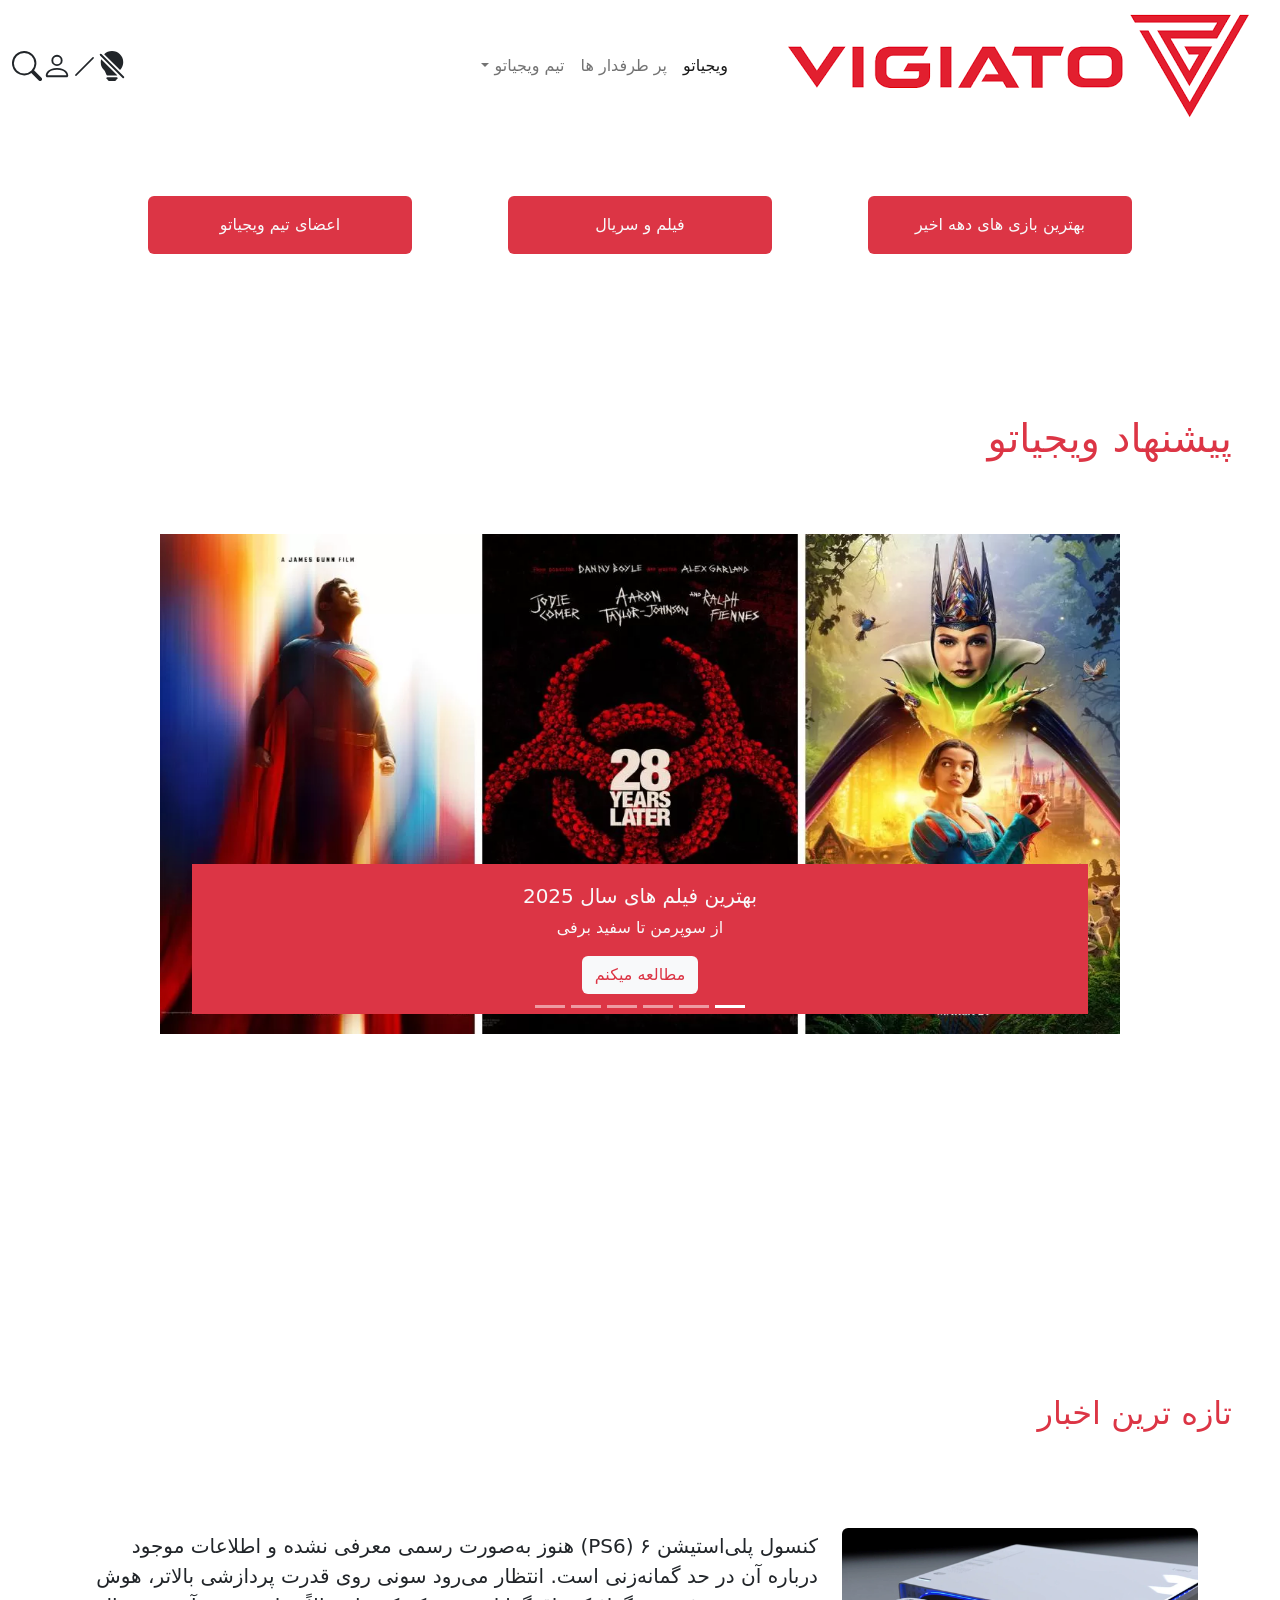
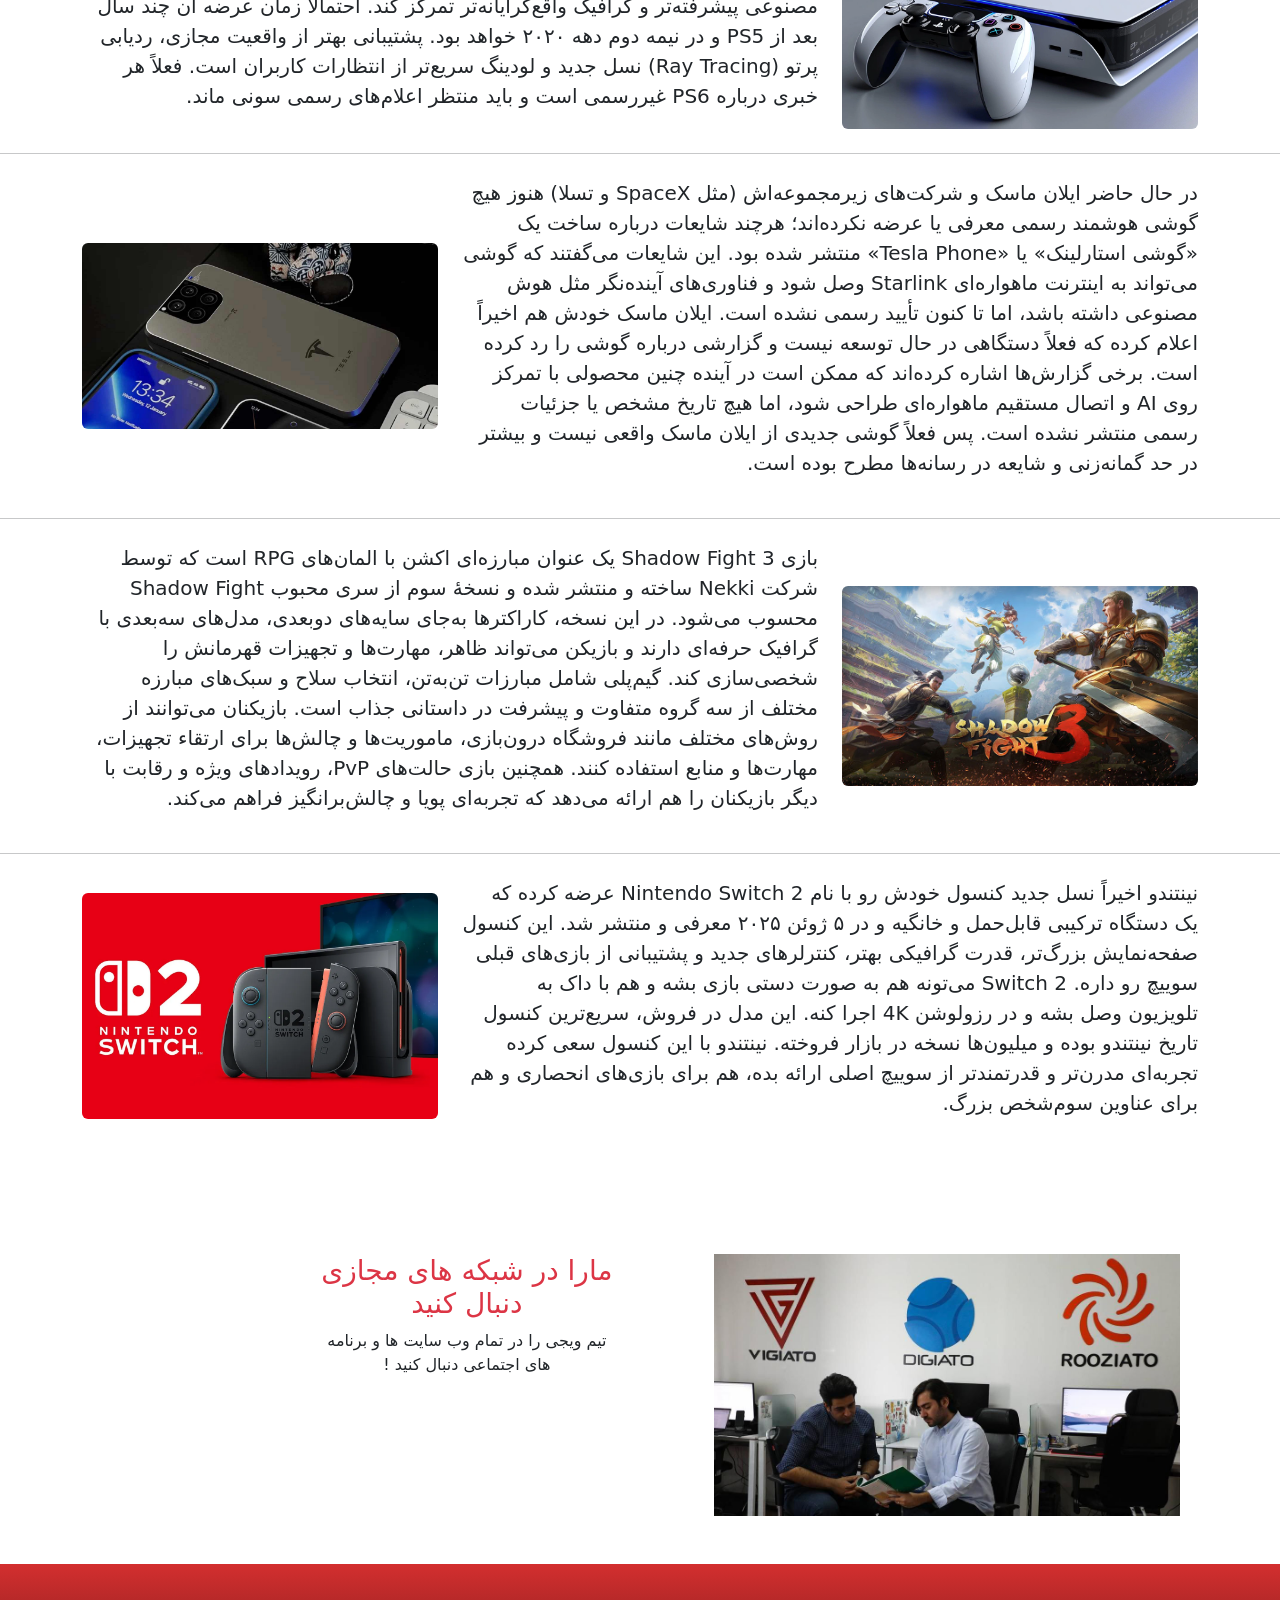
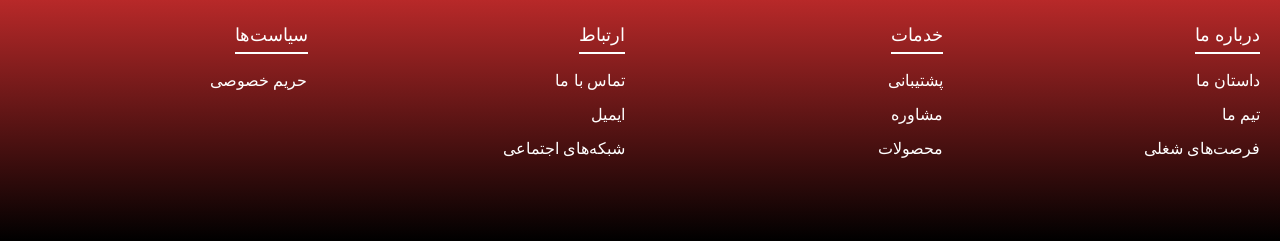
<file: index.html>
<!DOCTYPE html>
<html lang="Ir-fa" dir="rtl">

<head>
    <meta charset="UTF-8">
    <meta name="viewport" content="width=device-width, initial-scale=1.0">
    <title>Document</title>
    <link href="bootstrap-5.2.3-dist/css/bootstrap.css" rel="stylesheet">
    <link rel="stylesheet" href="sas.css">
    <style>
        .big-footer {
            background: linear-gradient(180deg, #d32f2f, #000000);
            color: #ffffff;
            padding: 60px 20px 30px;
            font-family: Arial, sans-serif;
        }

        .big-footer .footer-top {
            display: flex;
            flex-wrap: wrap;
            justify-content: space-between;
            gap: 30px;
            margin-bottom: 40px;
        }

        .big-footer .footer-section {
            flex: 1 1 200px;
            min-width: 180px;
        }

        .big-footer .footer-section h4 {
            font-size: 18px;
            margin-bottom: 15px;
            border-bottom: 2px solid #ffffff;
            display: inline-block;
            padding-bottom: 5px;
        }

        .big-footer .footer-section ul {
            list-style: none;
            padding: 0;
            margin: 0;
        }

        .big-footer .footer-section ul li {
            margin-bottom: 10px;
        }

        .big-footer .footer-section ul li a {
            color: #ffffff;
            text-decoration: none;
            transition: color 0.3s ease, transform 0.2s ease;
        }

        .big-footer .footer-section ul li a:hover {
            color: #ff6666;
            transform: translateX(5px);
        }

        .big-footer .footer-bottom {
            border-top: 1px solid rgba(255, 255, 255, 0.3);
            text-align: center;
            padding-top: 15px;
            font-size: 14px;
        }

        
        @media (max-width: 992px) {
            .big-footer .footer-top {
                flex-direction: column;
                gap: 25px;
            }
        }
    </style>
</head>

<body>
    <!-- header -->
    <nav class="navbar navbar-expand-lg bg-body-tertiary">
        <div class="container-fluid">
            <a class="navbar-brand" href="#"><img src="picture/logotwo.png" alt="logo"></a>
            <button class="navbar-toggler" type="button" data-bs-toggle="collapse"
                data-bs-target="#navbarSupportedContent" aria-controls="navbarSupportedContent" aria-expanded="false"
                aria-label="Toggle navigation">
                <span class="navbar-toggler-icon"></span>
            </button>
            <div class="collapse navbar-collapse" id="navbarSupportedContent">
                <ul class="navbar-nav ms-auto mb-2 mb-lg-0">
                    <li class="nav-item">
                        <a class="nav-link active" aria-current="page" href="index.html">ویجیاتو</a>
                    </li>
                    <li class="nav-item">
                        <a class="nav-link" href="#">پر طرفدار ها</a>
                    </li>
                    <li class="nav-item dropdown">
                        <a class="nav-link dropdown-toggle" href="#" role="button" data-bs-toggle="dropdown"
                            aria-expanded="false">
                            تیم ویجیاتو
                        </a>
                        <ul class="dropdown-menu">
                            <li><a class="dropdown-item" href="#">تماس با ما</a></li>
                            <li><a class="dropdown-item" href="#">فرصت های شغلی</a></li>
                            <li><a class="dropdown-item" href="#">اعضای اجرایی ویجیاتو</a></li>
                        </ul>
                    </li>
                </ul>
                <svg xmlns="http://www.w3.org/2000/svg" width="30" height="30" fill="currentColor"
                    class="bi bi-lightbulb-off-fill" viewBox="0 0 16 16">
                    <path
                        d="M2 6c0-.572.08-1.125.23-1.65l8.558 8.559A.5.5 0 0 1 10.5 13h-5a.5.5 0 0 1-.46-.302l-.761-1.77a2 2 0 0 0-.453-.618A5.98 5.98 0 0 1 2 6m10.303 4.181L3.818 1.697a6 6 0 0 1 8.484 8.484zM5 14.5a.5.5 0 0 1 .5-.5h5a.5.5 0 0 1 0 1l-.224.447a1 1 0 0 1-.894.553H6.618a1 1 0 0 1-.894-.553L5.5 15a.5.5 0 0 1-.5-.5M2.354 1.646a.5.5 0 1 0-.708.708l12 12a.5.5 0 0 0 .708-.708z" />
                </svg>
                <svg xmlns="http://www.w3.org/2000/svg" width="25" height="25" fill="currentColor"
                    class="bi bi-slash-lg" viewBox="0 0 16 16">
                    <path fill-rule="evenodd"
                        d="M13.854 2.146a.5.5 0 0 1 0 .708l-11 11a.5.5 0 0 1-.708-.708l11-11a.5.5 0 0 1 .708 0" />
                </svg>
                <svg xmlns="http://www.w3.org/2000/svg" width="30" height="30" fill="currentColor" class="bi bi-person"
                    viewBox="0 0 16 16">
                    <path
                        d="M8 8a3 3 0 1 0 0-6 3 3 0 0 0 0 6m2-3a2 2 0 1 1-4 0 2 2 0 0 1 4 0m4 8c0 1-1 1-1 1H3s-1 0-1-1 1-4 6-4 6 3 6 4m-1-.004c-.001-.246-.154-.986-.832-1.664C11.516 10.68 10.289 10 8 10s-3.516.68-4.168 1.332c-.678.678-.83 1.418-.832 1.664z" />
                </svg>
                <svg xmlns="http://www.w3.org/2000/svg" width="30" height="30" fill="currentColor" class="bi bi-search"
                    viewBox="0 0 16 16">
                    <path
                        d="M11.742 10.344a6.5 6.5 0 1 0-1.397 1.398h-.001q.044.06.098.115l3.85 3.85a1 1 0 0 0 1.415-1.414l-3.85-3.85a1 1 0 0 0-.115-.1zM12 6.5a5.5 5.5 0 1 1-11 0 5.5 5.5 0 0 1 11 0" />
                </svg>


            </div>
        </div>
    </nav>
    <!-- tittle -->
    <header class="row justify-content-evenly p-5 m-3">
        <div class="col-12 col-md-3 mb-3">
            <a href="webthree.html" class="btn bg-danger text-light w-100 p-3"> بهترین بازی های دهه اخیر</a>
        </div>
        <div class="col-12 col-md-3 mb-3">
            <a href="webtwo.html" class="btn bg-danger text-light w-100 p-3"> فیلم و سریال </a>
        </div>
        <div class="col-12 col-md-3 mb-3">
            <a href="webfour.html" class="btn bg-danger text-light w-100 p-3"> اعضای تیم ویجیاتو</a>
        </div>
    </header>
    <!-- main -->
    <section>
        <h1 class="text-danger mt-5 mb-4 p-5">پیشنهاد ویجیاتو</h1>

        <div id="myCarousel" class="carousel slide" data-bs-ride="carousel">
            <!-- true مهم !!! -->
            <!-- نقاط پایین (Indicators) -->
            <div class="carousel-indicators">
                <button type="button" data-bs-target="#myCarousel" data-bs-slide-to="0" class="active"></button>
                <button type="button" data-bs-target="#myCarousel" data-bs-slide-to="1"></button>
                <button type="button" data-bs-target="#myCarousel" data-bs-slide-to="2"></button>
                <button type="button" data-bs-target="#myCarousel" data-bs-slide-to="3"></button>
                <button type="button" data-bs-target="#myCarousel" data-bs-slide-to="4"></button>
                <button type="button" data-bs-target="#myCarousel" data-bs-slide-to="5"></button>
            </div>

            <!-- اسلایدها -->
            <!-- <div id="carouselExampleFade" class="carousel slide carousel-fade"> -->
            <div class="carousel-inner">
                <div class="carousel-item active">
                    <!-- اضافه کردن اینتروال بعد از کروزل ایتم -->
                    <img src="picture/posterone.webp" class="d-block w-75 mx-auto" height="500px" alt="اسلاید اول">
                    <div class="carousel-caption d-none d-md-block bg-danger">
                        <h5 class="text-light">بهترین فیلم های سال 2025</h5>
                        <p class="text-light">از سوپرمن تا سفید برفی</p>
                        <a href="#" class="btn text-danger bg-light">مطالعه میکنم</a>
                    </div>
                </div>
                <div class="carousel-item">
                    <img src="picture/postertwo.jpg" class="d-block w-75 mx-auto" height="500px" alt="اسلاید دوم">
                    <div class="carousel-caption d-none d-md-block bg-danger">
                        <h5 class="text-light">بازی شبح یوتی</h5>
                        <p class="text-light">نسخه ی اسپین آف از بازی شبح توشیما</p>
                        <a href="#" class="btn text-danger bg-light">مطالعه میکنم</a>
                    </div>
                </div>
                <div class="carousel-item">
                    <img src="picture/posterthree.webp" class="d-block w-75 mx-auto" height="500px" alt="اسلاید سوم">
                    <div class="carousel-caption d-none d-md-block bg-danger">
                        <h5 class="text-light">قطع سراسری اینترنت ایران</h5>
                        <p class="text-light">ضرر های مالی به بازار کسب کار اینترنتی</p>
                        <a href="#" class="btn text-danger bg-light">مطالعه میکنم</a>
                    </div>
                </div>
                <div class="carousel-item">
                    <img src="picture/posterfour.jpg" class="d-block w-75 mx-auto" height="500px" alt="اسلاید سوم">
                    <div class="carousel-caption d-none d-md-block bg-danger opacity-75">
                        <h5 class="text-light">چرا در دنیای همیشه انلاین ما افلاین زندگی خودمان را میگذارنیم؟</h5>
                        <a href="#" class="btn text-danger bg-light">مطالعه میکنم</a>

                    </div>
                </div>
                <div class="carousel-item">
                    <img src="picture/posterfive.webp" class="d-block w-75 mx-auto" height="500px" alt="اسلاید سوم">
                    <div class="carousel-caption d-none d-md-block bg-danger">
                        <h5 class="text-light">بهترین نسخه های بازی رزیدنت اویل</h5>
                        <p class="text-light">نقد و برسی بازی رزیدنت اویل</p>
                        <a href="#" class="btn text-danger bg-light">مطالعه میکنم</a>
                    </div>
                </div>
                <div class="carousel-item">
                    <img src="picture/postersix.jpg" class="d-block w-75 mx-auto" height="500px" alt="اسلاید سوم">
                    <div class="carousel-caption d-none d-md-block bg-danger opacity-75">
                        <h5 class="text-light">50 فیلم ترسناک برتر</h5>
                        <p class="text-light">رده بندی عناوین ترسناک</p>
                        <a href="#" class="btn text-danger bg-light">مطالعه میکنم</a>
                    </div>
                </div>
            </div>


            <!-- کنترل‌ها (فلش‌ها) -->
            <button class="carousel-control-prev" type="button" data-bs-target="#myCarousel" data-bs-slide="prev">
                <span class="carousel-control-prev-icon"></span>
            </button>
            <button class="carousel-control-next" type="button" data-bs-target="#myCarousel" data-bs-slide="next">
                <span class="carousel-control-next-icon"></span>
            </button>
        </div>
    </section>
    <br><br><br><br><br><br><br><br><br><br><br><br>
    <!-- news -->
    <h2 class="text-danger mb-5 mt-4 p-5">تازه ترین اخبار</h2>
    <div class="container my-4">
        <div class="row align-items-center mb-4">
            <div class="col-md-4 col-12 text-center mb-3 mb-md-0">
                <img src="picture/ps1.webp" class="img-fluid rounded" alt="ps">
            </div>
            <div class="col-md-8 col-12">
                <p class="fs-5">کنسول پلی‌استیشن ۶ (PS6) هنوز به‌صورت رسمی معرفی نشده و اطلاعات موجود درباره آن در حد گمانه‌زنی است.
                انتظار می‌رود سونی روی قدرت پردازشی بالاتر، هوش مصنوعی پیشرفته‌تر و گرافیک واقع‌گرایانه‌تر تمرکز کند.
                احتمالاً زمان عرضه آن چند سال بعد از PS5 و در نیمه دوم دهه ۲۰۲۰ خواهد بود.
                پشتیبانی بهتر از واقعیت مجازی، ردیابی پرتو (Ray Tracing) نسل جدید و لودینگ سریع‌تر از انتظارات کاربران
                است.
                فعلاً هر خبری درباره PS6 غیررسمی است و باید منتظر اعلام‌های رسمی سونی ماند.</p>
            </div>
        </div>
    </div>
    <hr>
    <div class="container my-4">
        <div class="row align-items-center mb-4">
            <div class="col-md-8 col-12">
                  <p class="fs-5">در حال حاضر ایلان ماسک و شرکت‌های زیرمجموعه‌اش (مثل SpaceX و تسلا) هنوز هیچ گوشی هوشمند رسمی معرفی یا
                عرضه نکرده‌اند؛ هرچند شایعات درباره ساخت یک «گوشی استارلینک» یا «Tesla Phone» منتشر شده بود.
                این شایعات می‌گفتند که گوشی می‌تواند به اینترنت ماهواره‌ای Starlink وصل شود و فناوری‌های آینده‌نگر مثل
                هوش مصنوعی داشته باشد، اما تا کنون تأیید رسمی نشده است.
                ایلان ماسک خودش هم اخیراً اعلام کرده که فعلاً دستگاهی در حال توسعه نیست و گزارشی درباره گوشی را رد کرده
                است.
                برخی گزارش‌ها اشاره کرده‌اند که ممکن است در آینده چنین محصولی با تمرکز روی AI و اتصال مستقیم ماهواره‌ای
                طراحی شود، اما هیچ تاریخ مشخص یا جزئیات رسمی منتشر نشده است.
                پس فعلاً گوشی جدیدی از ایلان ماسک واقعی نیست و بیشتر در حد گمانه‌زنی و شایعه در رسانه‌ها مطرح بوده است.
            </p>
                </div>
                <div class="col-md-4 col-12 text-center mb-3 mb-md-0">
                    <img src="picture/ilan.jpg" class="img-fluid rounded" alt="ps">
                </div>
        </div>
    </div>
    <hr>
    <div class="container my-4">
        <div class="row align-items-center mb-4">
            <div class="col-md-4 col-12 text-center mb-3 mb-md-0">
                <img src="picture/bazi.jpg" class="img-fluid rounded" alt="ps">
            </div>
            <div class="col-md-8 col-12">
                <p class="fs-5">بازی Shadow Fight 3 یک عنوان مبارزه‌ای اکشن با المان‌های RPG است که توسط شرکت Nekki ساخته و منتشر شده و
                نسخهٔ سوم از سری محبوب Shadow Fight محسوب می‌شود.
                در این نسخه، کاراکترها به‌جای سایه‌های دوبعدی، مدل‌های سه‌بعدی با گرافیک حرفه‌ای دارند و بازیکن می‌تواند
                ظاهر، مهارت‌ها و تجهیزات قهرمانش را شخصی‌سازی کند.
                گیم‌پلی شامل مبارزات تن‌به‌تن، انتخاب سلاح و سبک‌های مبارزه مختلف از سه گروه متفاوت و پیشرفت در داستانی
                جذاب است.
                بازیکنان می‌توانند از روش‌های مختلف مانند فروشگاه درون‌بازی، ماموریت‌ها و چالش‌ها برای ارتقاء تجهیزات،
                مهارت‌ها و منابع استفاده کنند.
                همچنین بازی حالت‌های PvP، رویدادهای ویژه و رقابت با دیگر بازیکنان را هم ارائه می‌دهد که تجربه‌ای پویا و
                چالش‌برانگیز فراهم می‌کند.</p>
            </div>
        </div>
    </div>
    <hr>
    <div class="container my-4">
        <div class="row align-items-center mb-4">
            <div class="col-md-8 col-12">
                <p class="fs-5">نینتندو اخیراً نسل جدید کنسول خودش رو با نام Nintendo Switch 2 عرضه کرده که یک دستگاه ترکیبی قابل‌حمل و
                خانگیه و در ۵ ژوئن ۲۰۲۵ معرفی و منتشر شد.
                این کنسول صفحه‌نمایش بزرگ‌تر، قدرت گرافیکی بهتر، کنترلرهای جدید و پشتیبانی از بازی‌های قبلی سوییچ رو
                داره.
                Switch 2 می‌تونه هم به صورت دستی بازی بشه و هم با داک به تلویزیون وصل بشه و در رزولوشن 4K اجرا کنه.
                این مدل در فروش، سریع‌ترین کنسول تاریخ نینتندو بوده و میلیون‌ها نسخه در بازار فروخته.
                نینتندو با این کنسول سعی کرده تجربه‌ای مدرن‌تر و قدرتمندتر از سوییچ اصلی ارائه بده، هم برای بازی‌های
                انحصاری و هم برای عناوین سوم‌شخص بزرگ.</p>
                </div>
                <div class="col-md-4 col-12 text-center mb-3 mb-md-0">
                    <img src="picture/nin.webp" class="img-fluid rounded" alt="ps">
                </div>
        </div>
    </div>
    <br><br><br><br>
    <!-- social -->
    <section class="d-flex w-75 text-center mb-5">
        <div>
            <img src="picture/digivigi.jpg" alt="soci" width="70%">
        </div>
        <div>
            <h3 class="text-danger"> مارا در شبکه های مجازی دنبال کنید</h3>
            <p>تیم ویجی را در تمام وب سایت ها و برنامه های اجتماعی دنبال کنید !</p>
        </div>
    </section>
    <!-- footer -->
    <footer class="big-footer">
        <div class="footer-top">
            <div class="footer-section">
                <h4>درباره ما</h4>
                <ul>
                    <li><a href="#">داستان ما</a></li>
                    <li><a href="#">تیم ما</a></li>
                    <li><a href="#">فرصت‌های شغلی</a></li>
                </ul>
            </div>

            <div class="footer-section">
                <h4>خدمات</h4>
                <ul>
                    <li><a href="#">پشتیبانی</a></li>
                    <li><a href="#">مشاوره</a></li>
                    <li><a href="#">محصولات</a></li>
                </ul>
            </div>

            <div class="footer-section">
                <h4>ارتباط</h4>
                <ul>
                    <li><a href="#">تماس با ما</a></li>
                    <li><a href="#">ایمیل</a></li>
                    <li><a href="#">شبکه‌های اجتماعی</a></li>
                </ul>
            </div>

            <div class="footer-section">
                <h4>سیاست‌ها</h4>
                <ul>
                    <li><a href="#">حریم خصوصی</a></li>



                    <script src="bootstrap-5.2.3-dist/js/bootstrap.bundle.js"></script>
</body>

</html>
</file>
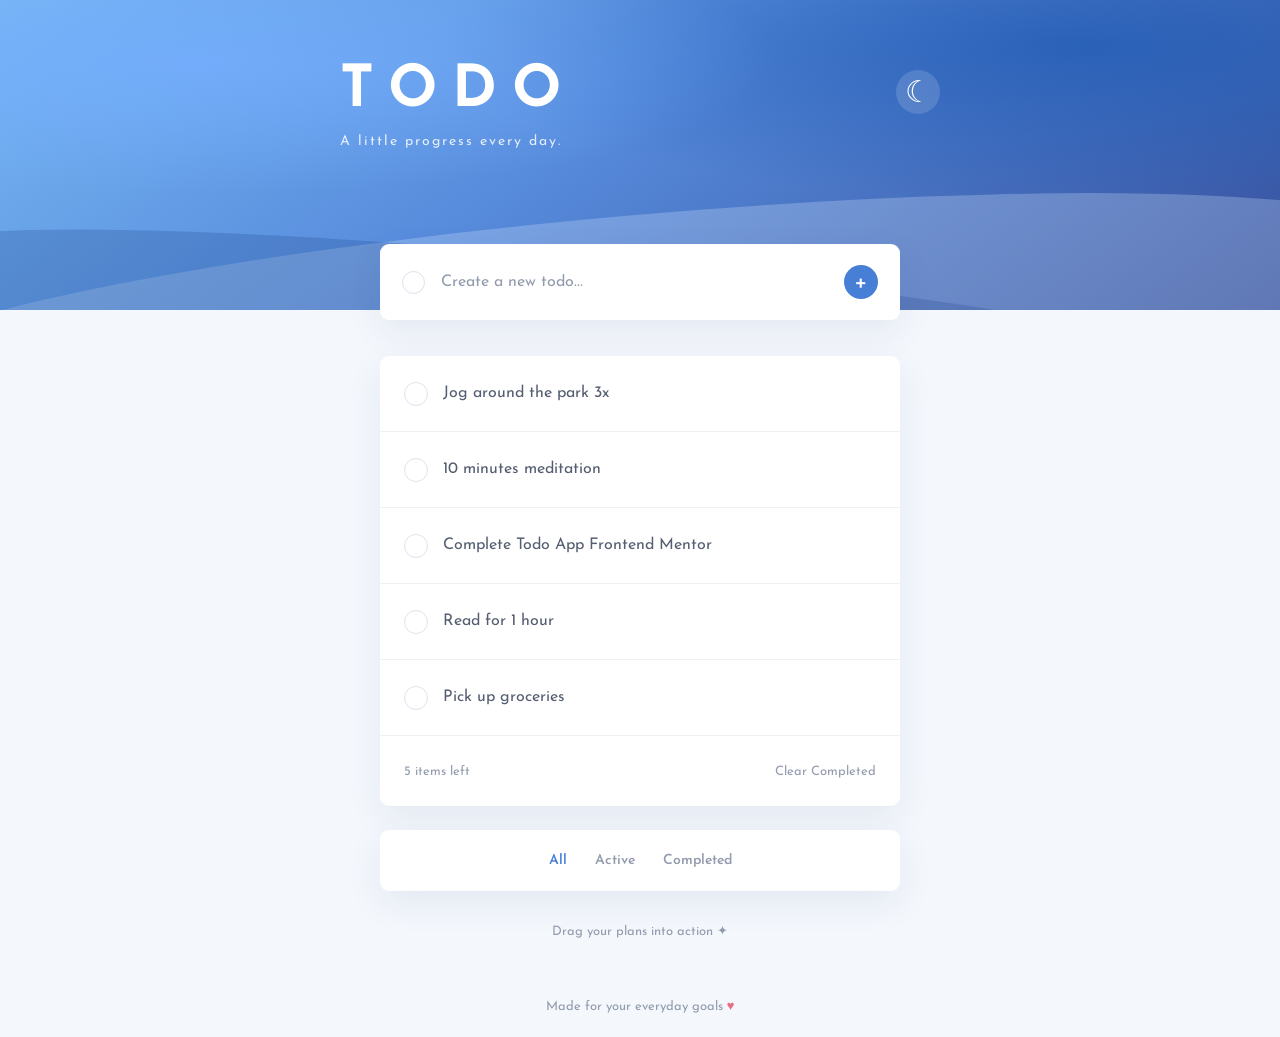
<file: to do list fa/index.html>
<!DOCTYPE html>
<html lang="en">
<head>
    <meta charset="UTF-8">
    <meta name="viewport" content="width=device-width, initial-scale=1.0">
    <title>Document</title>
</head>
<body>
    
<!DOCTYPE html>
<html lang="en">
<head>
    <meta charset="UTF-8">
    <meta name="viewport" content="width=device-width, initial-scale=1.0">
    <title>Todo App</title>
    <link rel="stylesheet" href="style.css">
    <link rel="preconnect" href="https://fonts.googleapis.com">
    <link rel="preconnect" href="https://fonts.gstatic.com" crossorigin>
    <link href="https://fonts.googleapis.com/css2?family=Josefin+Sans:wght@400;500;600;700&display=swap" rel="stylesheet">
</head>
<body>

    <header class="hero">
        <div class="hero-top">
            <h1>TODO</h1>

            <button class="theme-toggle" id="themeToggle"
                    aria-label="Toggle dark mode">
                <span id="themeIcon">☾</span>
            </button>
        </div>

        <p class="hero-subtitle">A little progress every day.</p>
    </header>

    <main class="container">

        <form class="new-todo" id="todoForm">
            <span class="empty-circle"></span>

            <input
                type="text"
                id="todoInput"
                placeholder="Create a new todo..."
                autocomplete="off"
                maxlength="180"
                aria-label="New todo"
                required
            >

            <button type="submit" class="add-button"
                    aria-label="Add todo">+</button>
        </form>

        <section class="todo-card" aria-label="Todo list">

            <ul class="todo-list" id="todoList"></ul>

            <div class="todo-footer">
                <span id="itemsLeft">0 items left</span>

                <button id="clearCompleted" class="text-button">
                    Clear Completed
                </button>
            </div>
        </section>

        <nav class="filters" aria-label="Filter todos">
            <button class="filter active" data-filter="all">All</button>
            <button class="filter" data-filter="active">Active</button>
            <button class="filter" data-filter="completed">Completed</button>
        </nav>

        <p class="hint">Drag your plans into action ✦</p>

    </main>

    <footer class="page-footer">
        Made for your everyday goals <span>♥</span>
    </footer>

    <script src="script.js"></script>
</body>
</html>

</body>
</html>
</file>
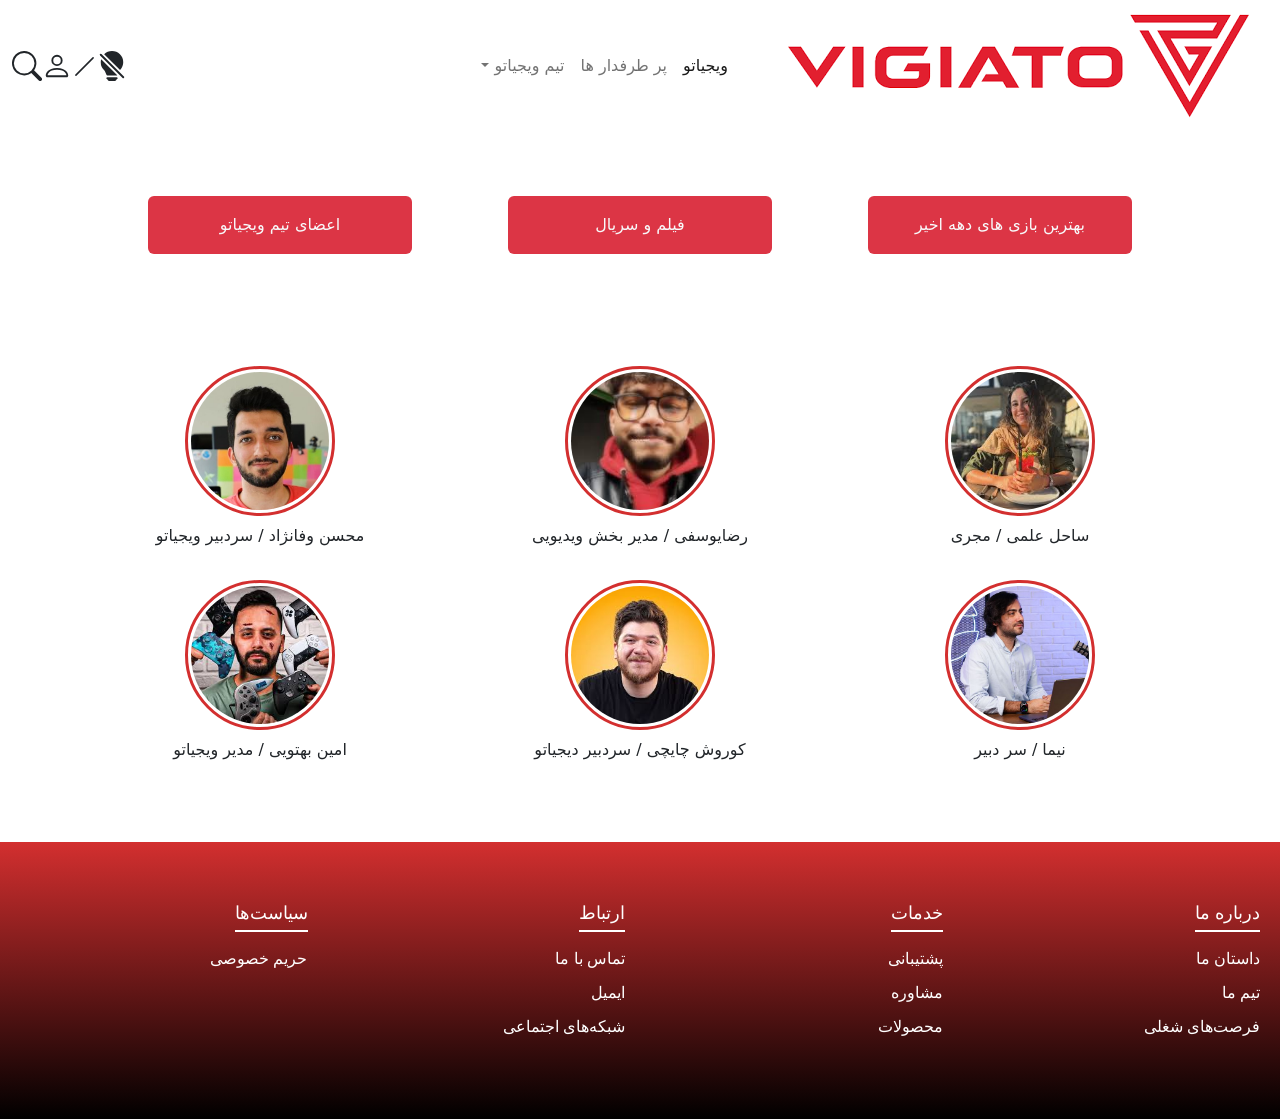
<file: webfour.html>
<!DOCTYPE html>
<html lang="Ir-fa" dir="rtl">

<head>
    <meta charset="UTF-8">
    <meta name="viewport" content="width=device-width, initial-scale=1.0">
    <title>Document</title>
    <link href="bootstrap-5.2.3-dist/css/bootstrap.css" rel="stylesheet">
    <link rel="stylesheet" href="sas.css">
    <style>
        .big-footer {
            background: linear-gradient(180deg, #d32f2f, #000000);
            color: #ffffff;
            padding: 60px 20px 30px;
            font-family: Arial, sans-serif;
        }

        .big-footer .footer-top {
            display: flex;
            flex-wrap: wrap;
            justify-content: space-between;
            gap: 30px;
            margin-bottom: 40px;
        }

        .big-footer .footer-section {
            flex: 1 1 200px;
            min-width: 180px;
        }

        .big-footer .footer-section h4 {
            font-size: 18px;
            margin-bottom: 15px;
            border-bottom: 2px solid #ffffff;
            display: inline-block;
            padding-bottom: 5px;
        }

        .big-footer .footer-section ul {
            list-style: none;
            padding: 0;
            margin: 0;
        }

        .big-footer .footer-section ul li {
            margin-bottom: 10px;
        }

        .big-footer .footer-section ul li a {
            color: #ffffff;
            text-decoration: none;
            transition: color 0.3s ease, transform 0.2s ease;
        }

        .big-footer .footer-section ul li a:hover {
            color: #ff6666;
            transform: translateX(5px);
        }

        .big-footer .footer-bottom {
            border-top: 1px solid rgba(255, 255, 255, 0.3);
            text-align: center;
            padding-top: 15px;
            font-size: 14px;
        }

        @media (max-width: 992px) {
            .big-footer .footer-top {
                flex-direction: column;
                gap: 25px;
            }
        }

        .my-img {
            width: 150px;
            height: 150px;
            object-fit: cover;
            border: 3px solid #d32f2f;
            padding: 3px;
        }
    </style>
</head>

<body>
    <!-- header -->
    <nav class="navbar navbar-expand-lg bg-body-tertiary">
        <div class="container-fluid">
            <a class="navbar-brand" href="#"><img src="picture/logotwo.png" alt="logo"></a>
            <button class="navbar-toggler" type="button" data-bs-toggle="collapse"
                data-bs-target="#navbarSupportedContent" aria-controls="navbarSupportedContent" aria-expanded="false"
                aria-label="Toggle navigation">
                <span class="navbar-toggler-icon"></span>
            </button>
            <div class="collapse navbar-collapse" id="navbarSupportedContent">
                <ul class="navbar-nav ms-auto mb-2 mb-lg-0">
                    <li class="nav-item">
                        <a class="nav-link active" aria-current="page" href="index.html">ویجیاتو</a>
                    </li>
                    <li class="nav-item">
                        <a class="nav-link" href="#">پر طرفدار ها</a>
                    </li>
                    <li class="nav-item dropdown">
                        <a class="nav-link dropdown-toggle" href="#" role="button" data-bs-toggle="dropdown"
                            aria-expanded="false">
                            تیم ویجیاتو
                        </a>
                        <ul class="dropdown-menu">
                            <li><a class="dropdown-item" href="#">تماس با ما</a></li>
                            <li><a class="dropdown-item" href="#">فرصت های شغلی</a></li>
                            <li><a class="dropdown-item" href="#">اعضای اجرایی ویجیاتو</a></li>
                        </ul>
                    </li>
                </ul>
                <svg xmlns="http://www.w3.org/2000/svg" width="30" height="30" fill="currentColor"
                    class="bi bi-lightbulb-off-fill" viewBox="0 0 16 16">
                    <path
                        d="M2 6c0-.572.08-1.125.23-1.65l8.558 8.559A.5.5 0 0 1 10.5 13h-5a.5.5 0 0 1-.46-.302l-.761-1.77a2 2 0 0 0-.453-.618A5.98 5.98 0 0 1 2 6m10.303 4.181L3.818 1.697a6 6 0 0 1 8.484 8.484zM5 14.5a.5.5 0 0 1 .5-.5h5a.5.5 0 0 1 0 1l-.224.447a1 1 0 0 1-.894.553H6.618a1 1 0 0 1-.894-.553L5.5 15a.5.5 0 0 1-.5-.5M2.354 1.646a.5.5 0 1 0-.708.708l12 12a.5.5 0 0 0 .708-.708z" />
                </svg>
                <svg xmlns="http://www.w3.org/2000/svg" width="25" height="25" fill="currentColor"
                    class="bi bi-slash-lg" viewBox="0 0 16 16">
                    <path fill-rule="evenodd"
                        d="M13.854 2.146a.5.5 0 0 1 0 .708l-11 11a.5.5 0 0 1-.708-.708l11-11a.5.5 0 0 1 .708 0" />
                </svg>
                <svg xmlns="http://www.w3.org/2000/svg" width="30" height="30" fill="currentColor" class="bi bi-person"
                    viewBox="0 0 16 16">
                    <path
                        d="M8 8a3 3 0 1 0 0-6 3 3 0 0 0 0 6m2-3a2 2 0 1 1-4 0 2 2 0 0 1 4 0m4 8c0 1-1 1-1 1H3s-1 0-1-1 1-4 6-4 6 3 6 4m-1-.004c-.001-.246-.154-.986-.832-1.664C11.516 10.68 10.289 10 8 10s-3.516.68-4.168 1.332c-.678.678-.83 1.418-.832 1.664z" />
                </svg>
                <svg xmlns="http://www.w3.org/2000/svg" width="30" height="30" fill="currentColor" class="bi bi-search"
                    viewBox="0 0 16 16">
                    <path
                        d="M11.742 10.344a6.5 6.5 0 1 0-1.397 1.398h-.001q.044.06.098.115l3.85 3.85a1 1 0 0 0 1.415-1.414l-3.85-3.85a1 1 0 0 0-.115-.1zM12 6.5a5.5 5.5 0 1 1-11 0 5.5 5.5 0 0 1 11 0" />
                </svg>


            </div>
        </div>
    </nav>
    <!-- tittle -->
    <header class="row justify-content-evenly p-5 m-3">
        <div class="col-12 col-md-3 mb-3">
            <a href="webthree.html" class="btn bg-danger text-light w-100 p-3"> بهترین بازی های دهه اخیر</a>
        </div>
        <div class="col-12 col-md-3 mb-3">
            <a href="webtwo.html" class="btn bg-danger text-light w-100 p-3"> فیلم و سریال </a>
        </div>
        <div class="col-12 col-md-3 mb-3">
            <a href="webfour.html" class="btn bg-danger text-light w-100 p-3"> اعضای تیم ویجیاتو</a>
        </div>
    </header>
    <!-- team -->
    <section class="container my-5">
        <div class="row justify-content-center">

            <div class="col-lg-4 col-md-6 col-12 text-center mb-4">
                <img src="picture/sahel.jpg" alt="team" class="rounded-circle my-img">
                <p class="my-2">ساحل علمی / مجری</p>
            </div>

            <div class="col-lg-4 col-md-6 col-12 text-center mb-4">
                <img src="picture/reza.jpg" alt="team" class="rounded-circle my-img">
                <p class="my-2">رضایوسفی / مدیر بخش ویدیویی</p>
            </div>

            <div class="col-lg-4 col-md-6 col-12 text-center mb-4">
                <img src="picture/mohsen.jpeg" alt="team" class="rounded-circle my-img">
                <p class="my-2">محسن وفانژاد / سردبیر ویجیاتو</p>
            </div>

            <div class="col-lg-4 col-md-6 col-12 text-center mb-4">
                <img src="picture/nima.jpg" alt="team" class="rounded-circle my-img">
                <p class="my-2">نیما / سر دبیر</p>
            </div>

            <div class="col-lg-4 col-md-6 col-12 text-center mb-4">
                <img src="picture/koorosh.jpg" alt="team" class="rounded-circle my-img">
                <p class="my-2">کوروش چایچی / سردبیر دیجیاتو</p>
            </div>

            <div class="col-lg-4 col-md-6 col-12 text-center mb-4">
                <img src="picture/amin behtooe.jpg" alt="team" class="rounded-circle my-img">
                <p class="my-2">امین بهتویی / مدیر ویجیاتو</p>
            </div>

        </div>
    </section>


    <!-- footer -->
    <footer class="big-footer">
        <div class="footer-top">
            <div class="footer-section">
                <h4>درباره ما</h4>
                <ul>
                    <li><a href="#">داستان ما</a></li>
                    <li><a href="#">تیم ما</a></li>
                    <li><a href="#">فرصت‌های شغلی</a></li>
                </ul>
            </div>

            <div class="footer-section">
                <h4>خدمات</h4>
                <ul>
                    <li><a href="#">پشتیبانی</a></li>
                    <li><a href="#">مشاوره</a></li>
                    <li><a href="#">محصولات</a></li>
                </ul>
            </div>

            <div class="footer-section">
                <h4>ارتباط</h4>
                <ul>
                    <li><a href="#">تماس با ما</a></li>
                    <li><a href="#">ایمیل</a></li>
                    <li><a href="#">شبکه‌های اجتماعی</a></li>
                </ul>
            </div>

            <div class="footer-section">
                <h4>سیاست‌ها</h4>
                <ul>
                    <li><a href="#">حریم خصوصی</a></li>



                    <script src="bootstrap-5.2.3-dist/js/bootstrap.bundle.js"></script>
</file>
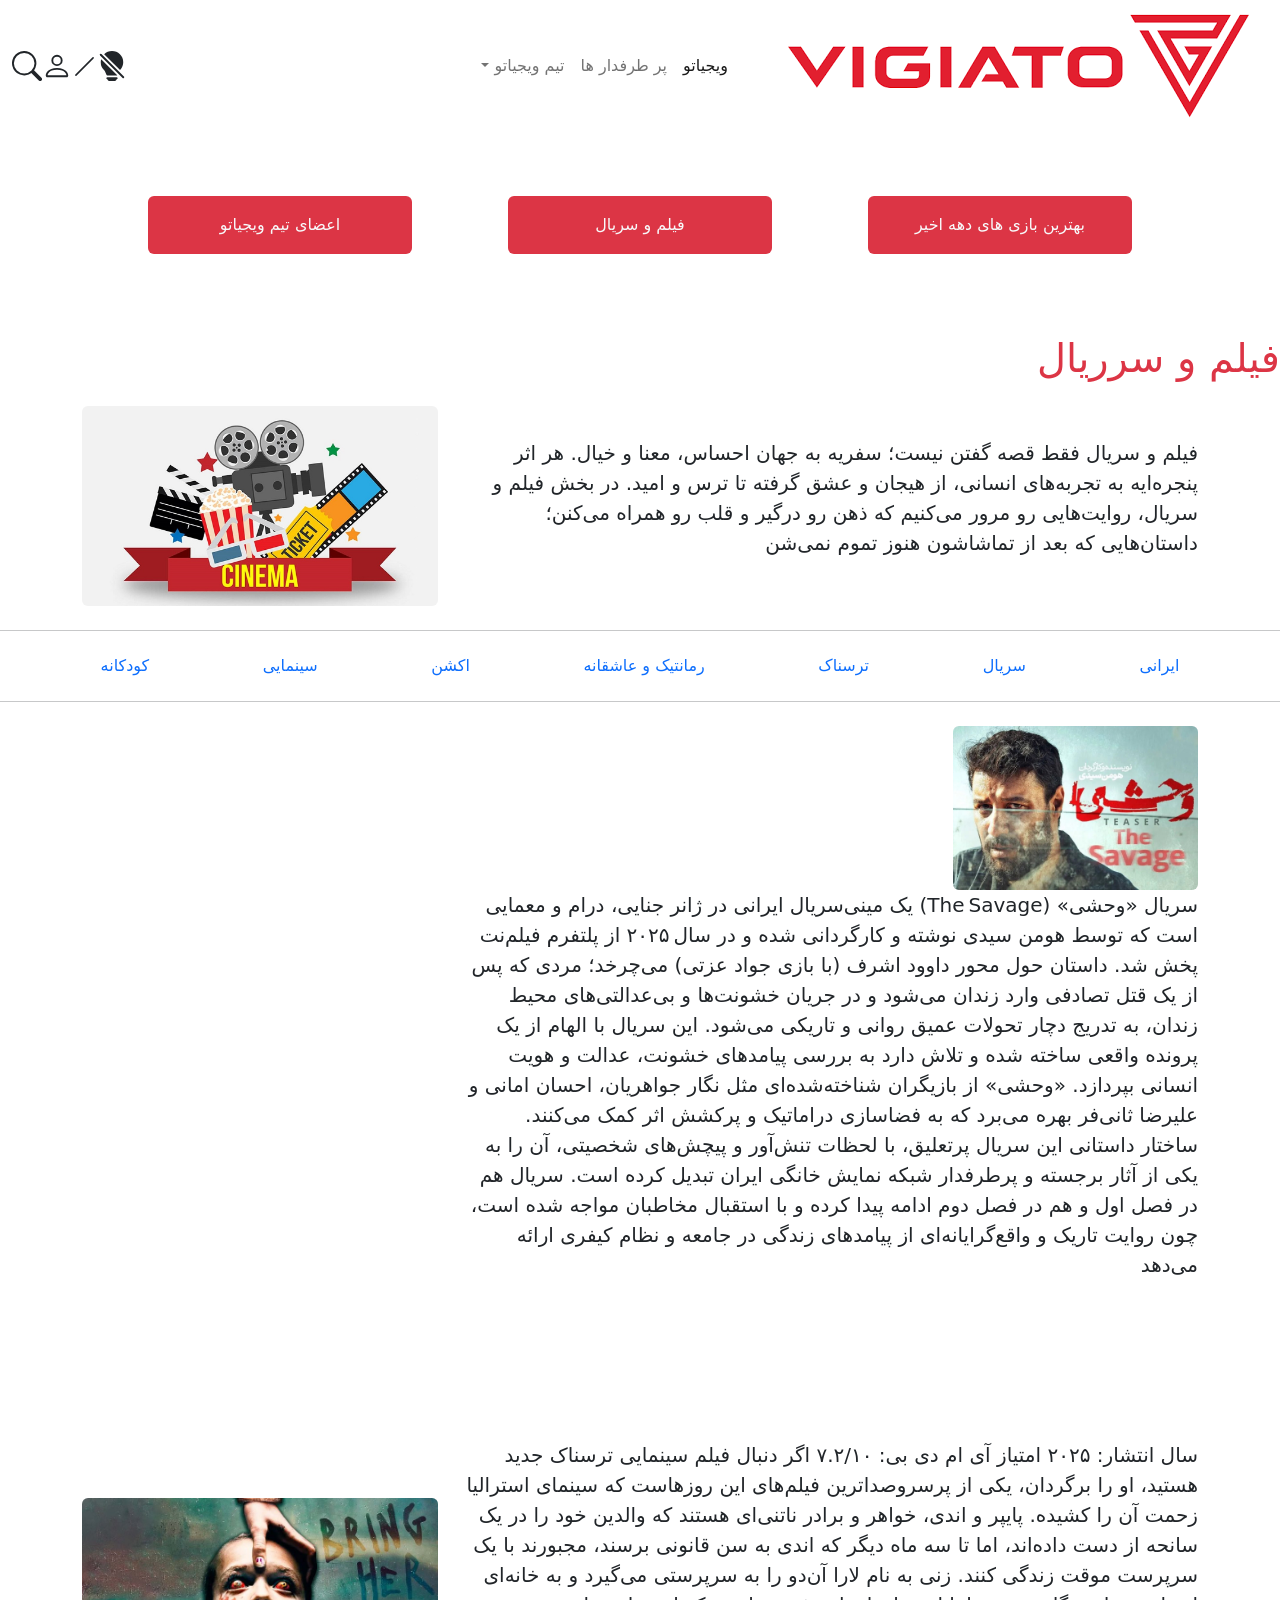
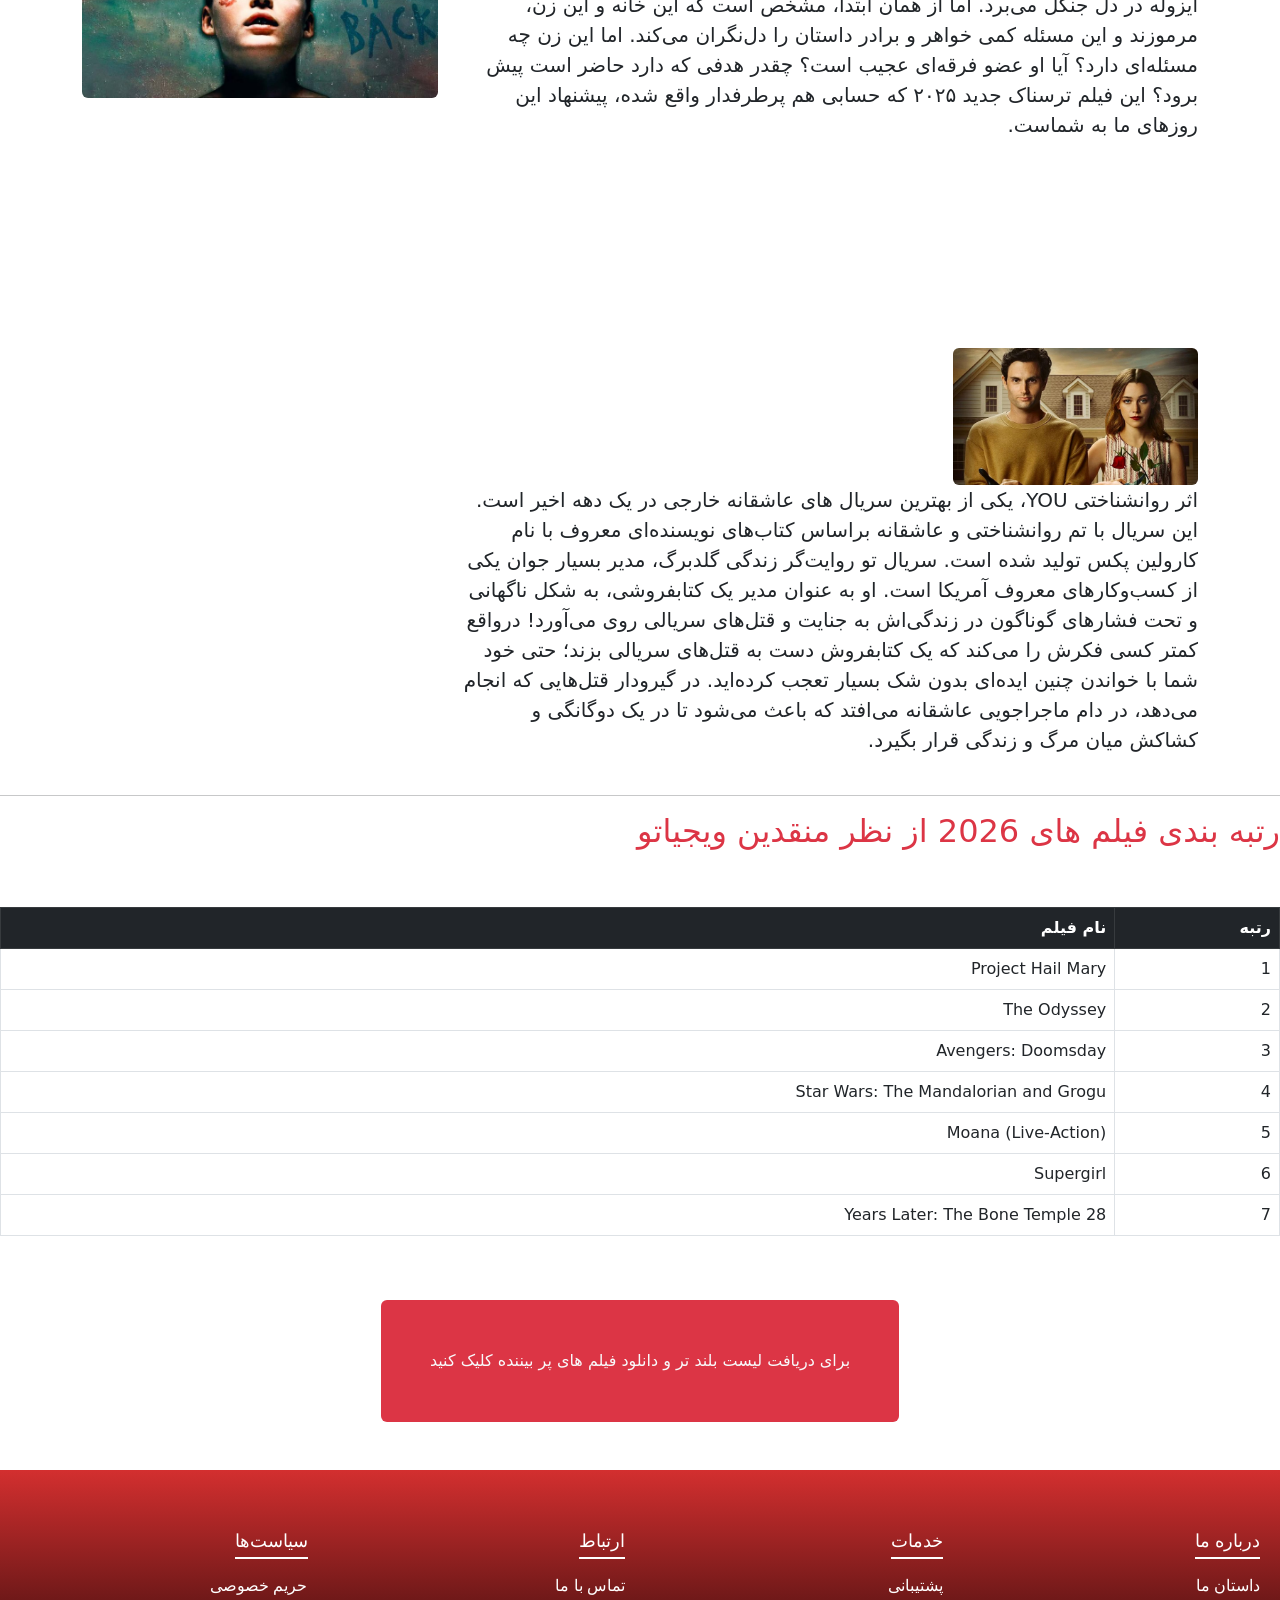
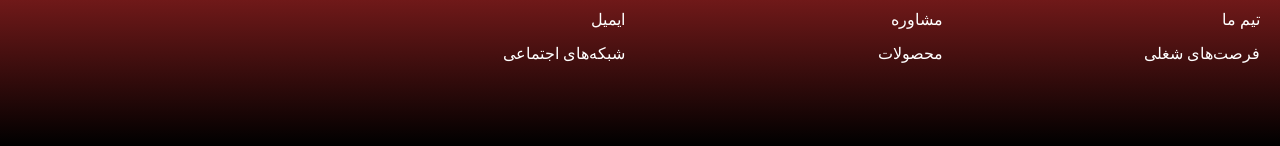
<file: webtwo.html>
<!DOCTYPE html>
<html lang="ir-fa" dir="rtl">

<head>
    <meta charset="UTF-8">
    <meta name="viewport" content="width=device-width, initial-scale=1.0">
    <title>Document</title>
    <link href="bootstrap-5.2.3-dist/css/bootstrap.css" rel="stylesheet">
    <link rel="stylesheet" href="sas.css">
    <style>
        .big-footer {
            background: linear-gradient(180deg, #d32f2f, #000000);
            color: #ffffff;
            padding: 60px 20px 30px;
            font-family: Arial, sans-serif;
        }

        .big-footer .footer-top {
            display: flex;
            flex-wrap: wrap;
            justify-content: space-between;
            gap: 30px;
            margin-bottom: 40px;
        }

        .big-footer .footer-section {
            flex: 1 1 200px;
            min-width: 180px;
        }

        .big-footer .footer-section h4 {
            font-size: 18px;
            margin-bottom: 15px;
            border-bottom: 2px solid #ffffff;
            display: inline-block;
            padding-bottom: 5px;
        }

        .big-footer .footer-section ul {
            list-style: none;
            padding: 0;
            margin: 0;
        }

        .big-footer .footer-section ul li {
            margin-bottom: 10px;
        }

        .big-footer .footer-section ul li a {
            color: #ffffff;
            text-decoration: none;
            transition: color 0.3s ease, transform 0.2s ease;
        }

        .big-footer .footer-section ul li a:hover {
            color: #ff6666;
            transform: translateX(5px);
        }

        .big-footer .footer-bottom {
            border-top: 1px solid rgba(255, 255, 255, 0.3);
            text-align: center;
            padding-top: 15px;
            font-size: 14px;
        }

        
        @media (max-width: 992px) {
            .big-footer .footer-top {
                flex-direction: column;
                gap: 25px;
            }
        }
    </style>
</head>

<body>
    <!-- header -->
    <nav class="navbar navbar-expand-lg bg-body-tertiary">
        <div class="container-fluid">
            <a class="navbar-brand" href="#"><img src="picture/logotwo.png" alt="logo"></a>
            <button class="navbar-toggler" type="button" data-bs-toggle="collapse"
                data-bs-target="#navbarSupportedContent" aria-controls="navbarSupportedContent" aria-expanded="false"
                aria-label="Toggle navigation">
                <span class="navbar-toggler-icon"></span>
            </button>
            <div class="collapse navbar-collapse" id="navbarSupportedContent">
                <ul class="navbar-nav ms-auto mb-2 mb-lg-0">
                    <li class="nav-item">
                        <a class="nav-link active" aria-current="page" href="index.html">ویجیاتو</a>
                    </li>
                    <li class="nav-item">
                        <a class="nav-link" href="#">پر طرفدار ها</a>
                    </li>
                    <li class="nav-item dropdown">
                        <a class="nav-link dropdown-toggle" href="#" role="button" data-bs-toggle="dropdown"
                            aria-expanded="false">
                            تیم ویجیاتو
                        </a>
                        <ul class="dropdown-menu">
                            <li><a class="dropdown-item" href="#">تماس با ما</a></li>
                            <li><a class="dropdown-item" href="#">فرصت های شغلی</a></li>
                            <li><a class="dropdown-item" href="#">اعضای اجرایی ویجیاتو</a></li>
                        </ul>
                    </li>
                </ul>
                <svg xmlns="http://www.w3.org/2000/svg" width="30" height="30" fill="currentColor"
                    class="bi bi-lightbulb-off-fill" viewBox="0 0 16 16">
                    <path
                        d="M2 6c0-.572.08-1.125.23-1.65l8.558 8.559A.5.5 0 0 1 10.5 13h-5a.5.5 0 0 1-.46-.302l-.761-1.77a2 2 0 0 0-.453-.618A5.98 5.98 0 0 1 2 6m10.303 4.181L3.818 1.697a6 6 0 0 1 8.484 8.484zM5 14.5a.5.5 0 0 1 .5-.5h5a.5.5 0 0 1 0 1l-.224.447a1 1 0 0 1-.894.553H6.618a1 1 0 0 1-.894-.553L5.5 15a.5.5 0 0 1-.5-.5M2.354 1.646a.5.5 0 1 0-.708.708l12 12a.5.5 0 0 0 .708-.708z" />
                </svg>
                <svg xmlns="http://www.w3.org/2000/svg" width="25" height="25" fill="currentColor"
                    class="bi bi-slash-lg" viewBox="0 0 16 16">
                    <path fill-rule="evenodd"
                        d="M13.854 2.146a.5.5 0 0 1 0 .708l-11 11a.5.5 0 0 1-.708-.708l11-11a.5.5 0 0 1 .708 0" />
                </svg>
                <svg xmlns="http://www.w3.org/2000/svg" width="30" height="30" fill="currentColor" class="bi bi-person"
                    viewBox="0 0 16 16">
                    <path
                        d="M8 8a3 3 0 1 0 0-6 3 3 0 0 0 0 6m2-3a2 2 0 1 1-4 0 2 2 0 0 1 4 0m4 8c0 1-1 1-1 1H3s-1 0-1-1 1-4 6-4 6 3 6 4m-1-.004c-.001-.246-.154-.986-.832-1.664C11.516 10.68 10.289 10 8 10s-3.516.68-4.168 1.332c-.678.678-.83 1.418-.832 1.664z" />
                </svg>
                <svg xmlns="http://www.w3.org/2000/svg" width="30" height="30" fill="currentColor" class="bi bi-search"
                    viewBox="0 0 16 16">
                    <path
                        d="M11.742 10.344a6.5 6.5 0 1 0-1.397 1.398h-.001q.044.06.098.115l3.85 3.85a1 1 0 0 0 1.415-1.414l-3.85-3.85a1 1 0 0 0-.115-.1zM12 6.5a5.5 5.5 0 1 1-11 0 5.5 5.5 0 0 1 11 0" />
                </svg>


            </div>
        </div>
    </nav>
    <!-- tittle -->
    <header class="row justify-content-evenly p-5 m-3">
        <div class="col-12 col-md-3 mb-3">
            <a href="webthree.html" class="btn bg-danger text-light w-100 p-3"> بهترین بازی های دهه اخیر</a>
        </div>
        <div class="col-12 col-md-3 mb-3">
            <a href="webtwo.html" class="btn bg-danger text-light w-100 p-3"> فیلم و سریال </a>
        </div>
        <div class="col-12 col-md-3 mb-3">
            <a href="webfour.html" class="btn bg-danger text-light w-100 p-3"> اعضای تیم ویجیاتو</a>
        </div>
    </header>
    <!-- main-content -->
    <h1 class="text-danger">فیلم و سرریال</h1>
    <div class="container my-4">
        <div class="row align-items-center mb-4">
            <div class="col-md-8 col-12">
                <p class="fs-5">فیلم و سریال فقط قصه‌ گفتن نیست؛ سفریه به جهان احساس، معنا و خیال. هر اثر پنجره‌ایه به
                    تجربه‌های انسانی، از هیجان و عشق گرفته تا ترس و امید. در بخش فیلم و سریال، روایت‌هایی رو مرور
                    می‌کنیم که ذهن رو درگیر و قلب رو همراه می‌کنن؛ داستان‌هایی که بعد از تماشاشون هنوز تموم نمی‌شن</p>
            </div>
            <div class="col-md-4 col-12 text-center mb-3 mb-md-0">
                <img src="picture/sinama.jpg" class="img-fluid rounded" alt="ps">
            </div>
        </div>
    </div>
    <hr>
    <!-- links -->
    <nav class="d-flex justify-content-evenly">
        <a href="#" class="btn text-primary">ایرانی</a>
        <a href="#" class="btn text-primary">سریال</a>
        <a href="#" class="btn text-primary">ترسناک</a>
        <a href="#" class="btn text-primary">رمانتیک و عاشقانه</a>
        <a href="#" class="btn text-primary">اکشن</a>
        <a href="#" class="btn text-primary">سینمایی</a>
        <a href="#" class="btn text-primary">کودکانه</a>
    </nav>
    <hr>
    <!-- movies -->
    <div class="container my-4">
        <div class="row align-items-center mb-4">
            <div class="col-md-8 col-12">
                <div class="col-md-4 col-12 text-center mb-3 mb-md-0">
                    <img src="picture/vahshi.jpg" class="img-fluid rounded" alt="ps">
                </div>
                <p class="fs-5"> سریال «وحشی» (The Savage) یک مینی‌سریال ایرانی در ژانر جنایی، درام و معمایی است که توسط
                    هومن سیدی نوشته و کارگردانی شده و در سال ۲۰۲۵ از پلتفرم فیلم‌نت پخش شد.
                    داستان حول محور داوود اشرف (با بازی جواد عزتی) می‌چرخد؛ مردی که پس از یک قتل تصادفی وارد زندان
                    می‌شود و در جریان خشونت‌ها و بی‌عدالتی‌های محیط زندان، به تدریج دچار تحولات عمیق روانی و تاریکی
                    می‌شود.
                    این سریال با الهام از یک پرونده واقعی ساخته شده و تلاش دارد به بررسی پیامدهای خشونت، عدالت و هویت
                    انسانی بپردازد.
                    «وحشی» از بازیگران شناخته‌شده‌ای مثل نگار جواهریان، احسان امانی و علیرضا ثانی‌فر بهره می‌برد که به
                    فضاسازی دراماتیک و پرکشش اثر کمک می‌کنند.
                    ساختار داستانی این سریال پرتعلیق، با لحظات تنش‌آور و پیچش‌های شخصیتی، آن را به یکی از آثار برجسته و
                    پرطرفدار شبکه نمایش خانگی ایران تبدیل کرده است.
                    سریال هم در فصل اول و هم در فصل دوم ادامه پیدا کرده و با استقبال مخاطبان مواجه شده است، چون روایت
                    تاریک و واقع‌گرایانه‌ای از پیامدهای زندگی در جامعه و نظام کیفری ارائه می‌دهد</p>
            </div>
        </div>
    </div>
    <br><br><br><br>
    <div class="container my-4">
        <div class="row align-items-center mb-4">
            <div class="col-md-8 col-12">
                <p class="fs-5"> سال انتشار: ۲۰۲۵
                    امتیاز آی ام دی بی: ۷.۲/۱۰
                    اگر دنبال فیلم سینمایی ترسناک جدید هستید، او را برگردان، یکی از پرسروصداترین فیلم‌های این روزهاست که
                    سینمای استرالیا زحمت آن را کشیده.

                    پایپر و اندی، خواهر و برادر ناتنی‌ای هستند که والدین خود را در یک سانحه از دست داده‌اند، اما تا سه
                    ماه دیگر که اندی به سن قانونی برسند، مجبورند با یک سرپرست موقت زندگی کنند. زنی به نام لارا آن‌دو را
                    به‌ سرپرستی می‌گیرد و به خانه‌ای ایزوله در دل جنگل می‌برد. اما از همان ابتدا، مشخص است که این خانه و
                    این زن، مرموزند و این مسئله کمی خواهر و برادر داستان را دل‌نگران می‌کند. اما این زن چه مسئله‌ای
                    دارد؟ آیا او عضو فرقه‌ای عجیب است؟ چقدر هدفی که دارد حاضر است پیش برود؟

                    این فیلم ترسناک جدید ۲۰۲۵ که حسابی هم پرطرفدار واقع شده، پیشنهاد این روزهای ما به شماست.</p>
            </div>
            <div class="col-md-4 col-12 text-center mb-3 mb-md-0">
                <img src="picture/khofnakk.jpg" class="img-fluid rounded" alt="ps">
            </div>
        </div>
    </div>
    <br><br><br><br><br><br>
    <div class="container my-4">
        <div class="row align-items-center mb-4">
            <div class="col-md-8 col-12">
                <div class="col-md-4 col-12 text-center mb-3 mb-md-0">
                    <img src="picture/eshghi.jpg" class="img-fluid rounded" alt="ps" width="100%">
                </div>
                <p class="fs-5"> اثر روانشناختی YOU، یکی از بهترین سریال های عاشقانه خارجی در یک دهه اخیر است. این سریال
                    با تم روانشناختی و عاشقانه براساس کتاب‌های نویسنده‌ای معروف با نام کارولین پکس تولید شده است. سریال
                    تو روایت‌گر زندگی گلدبرگ، مدیر بسیار جوان یکی از کسب‌وکارهای معروف آمریکا است. او به عنوان مدیر یک
                    کتابفروشی، به شکل ناگهانی و تحت فشارهای گوناگون در زندگی‌اش به جنایت و قتل‌های سریالی روی می‌آورد!
                    درواقع کمتر کسی فکرش را می‌کند که یک کتابفروش دست به قتل‌های سریالی بزند؛ حتی خود شما با خواندن چنین
                    ایده‌ای بدون شک بسیار تعجب کرده‌اید. در گیرودار قتل‌هایی که انجام می‌دهد، در دام ماجراجویی عاشقانه
                    می‌افتد که باعث می‌شود تا در یک دوگانگی و کشاکش میان مرگ و زندگی قرار بگیرد.</p>
            </div>
        </div>
    </div>
    <!-- imdb -->
    <hr>
    <h2 class="text-danger">رتبه بندی فیلم های 2026 از نظر منقدین ویجیاتو </h2>
    <br><br>
    <div class="table-responsive">
        <table class="table table-bordered table-hover">
            <thead class="table-dark">
                <tr>
                    <th>رتبه</th>
                    <th>نام فیلم</th>
                </tr>
            </thead>
            <tbody>
                <tr>
                    <td>1</td>
                    <td>Project Hail Mary</td>
                </tr>
                <tr>
                    <td>2</td>
                    <td>The Odyssey</td>
                </tr>
                <tr>
                    <td>3</td>
                    <td>Avengers: Doomsday</td>
                </tr>
                <tr>
                    <td>4</td>
                    <td>Star Wars: The Mandalorian and Grogu</td>
                </tr>
                <tr>
                    <td>5</td>
                    <td>Moana (Live‑Action)</td>
                </tr>
                <tr>
                    <td>6</td>
                    <td>Supergirl</td>
                </tr>
                <tr>
                    <td>7</td>
                    <td>28 Years Later: The Bone Temple</td>
                </tr>
            </tbody>
        </table>
    </div>

    <!-- ending button -->
    <div class="text-center mb-5 mt-5">
        <a href="#" class="btn bg-danger text-light p-5"> برای دریافت لیست بلند تر و دانلود فیلم های پر بیننده کلیک
            کنید</a>
    </div>

    <!-- footer -->
    <footer class="big-footer">
        <div class="footer-top">
            <div class="footer-section">
                <h4>درباره ما</h4>
                <ul>
                    <li><a href="#">داستان ما</a></li>
                    <li><a href="#">تیم ما</a></li>
                    <li><a href="#">فرصت‌های شغلی</a></li>
                </ul>
            </div>

            <div class="footer-section">
                <h4>خدمات</h4>
                <ul>
                    <li><a href="#">پشتیبانی</a></li>
                    <li><a href="#">مشاوره</a></li>
                    <li><a href="#">محصولات</a></li>
                </ul>
            </div>

            <div class="footer-section">
                <h4>ارتباط</h4>
                <ul>
                    <li><a href="#">تماس با ما</a></li>
                    <li><a href="#">ایمیل</a></li>
                    <li><a href="#">شبکه‌های اجتماعی</a></li>
                </ul>
            </div>

            <div class="footer-section">
                <h4>سیاست‌ها</h4>
                <ul>
                    <li><a href="#">حریم خصوصی</a></li>
                    <script src="bootstrap-5.2.3-dist/js/bootstrap.bundle.js"></script>
</body>

</html>
</file>
<file: sas.css>
* {
  box-sizing: border-box;
}

header:hover {
  background-color: rgb(156, 22, 22);
  transition: 1s;
}/*# sourceMappingURL=sas.css.map */
</file>
<file: to do list fa/style.css>
:root {
    --blue: #477fd7;
    --blue-dark: #315fae;
    --blue-light: #eaf3ff;
    --page: #f4f7fc;
    --card: #ffffff;
    --text: #555e70;
    --muted: #929bad;
    --border: #edf0f5;
    --shadow: 0 12px 35px rgba(43, 76, 130, 0.08);
}

* {
    box-sizing: border-box;
    margin: 0;
    padding: 0;
}

body {
    min-height: 100vh;
    background: var(--page);
    color: var(--text);
    font-family: "Josefin Sans", sans-serif;
    transition: background 0.3s, color 0.3s;
}

button,
input {
    font: inherit;
}

button {
    cursor: pointer;
}

/* Header */

.hero {
    height: 310px;
    padding: 62px 24px 0;
    color: white;
    background:
        radial-gradient(ellipse at 15% 20%, rgba(116, 174, 255, 0.8), transparent 38%),
        radial-gradient(ellipse at 85% 15%, rgba(32, 92, 181, 0.75), transparent 42%),
        linear-gradient(145deg, #77b7f2 0%, #578bdc 45%, #354f9c 100%);
    position: relative;
    overflow: hidden;
}

.hero::before,
.hero::after {
    content: "";
    position: absolute;
    pointer-events: none;
    width: 120%;
    left: -10%;
    border-radius: 50% 50% 0 0;
}

.hero::before {
    height: 180px;
    bottom: -85px;
    background: rgba(222, 237, 255, 0.25);
    transform: rotate(-5deg);
}

.hero::after {
    height: 145px;
    bottom: -100px;
    background: rgba(28, 66, 135, 0.23);
    transform: rotate(6deg);
}

.hero-top {
    position: relative;
    z-index: 1;
    max-width: 600px;
    margin: 0 auto;
    display: flex;
    align-items: center;
    justify-content: space-between;
}

.hero h1 {
    font-size: clamp(38px, 7vw, 58px);
    letter-spacing: 15px;
    font-weight: 700;
}

.theme-toggle {
    width: 44px;
    height: 44px;
    display: grid;
    place-items: center;
    border: 0;
    border-radius: 50%;
    background: rgba(255, 255, 255, 0.14);
    color: white;
    font-size: 30px;
    transition: background 0.2s, transform 0.2s;
}

.theme-toggle:hover {
    background: rgba(255, 255, 255, 0.25);
    transform: rotate(-12deg);
}

.hero-subtitle {
    position: relative;
    z-index: 1;
    max-width: 600px;
    margin: 13px auto 0;
    font-size: 14px;
    letter-spacing: 2px;
    color: rgba(255, 255, 255, 0.83);
}

/* Main content */

.container {
    width: min(520px, calc(100% - 36px));
    margin: -66px auto 60px;
    position: relative;
    z-index: 2;
}

.new-todo {
    min-height: 76px;
    display: flex;
    align-items: center;
    gap: 16px;
    padding: 0 22px;
    background: var(--card);
    border-radius: 9px;
    box-shadow: var(--shadow);
    margin-bottom: 36px;
}

.empty-circle {
    width: 23px;
    height: 23px;
    flex-shrink: 0;
    border: 1px solid #dce2ec;
    border-radius: 50%;
}

.new-todo input {
    width: 100%;
    min-width: 0;
    height: 60px;
    border: 0;
    outline: none;
    background: transparent;
    color: var(--text);
    font-size: 16px;
}

.new-todo input::placeholder {
    color: var(--muted);
}

.add-button {
    width: 34px;
    height: 34px;
    flex-shrink: 0;
    border: 0;
    border-radius: 50%;
    background: var(--blue);
    color: white;
    font-size: 25px;
    display: grid;
    place-items: center;
    transition: background 0.2s, transform 0.2s;
}

.add-button:hover {
    background: var(--blue-dark);
    transform: scale(1.06);
}

/* Todo items */

.todo-card {
    overflow: hidden;
    background: var(--card);
    border-radius: 9px;
    box-shadow: var(--shadow);
}

.todo-list {
    list-style: none;
}

.todo-item {
    min-height: 76px;
    display: flex;
    align-items: center;
    gap: 15px;
    padding: 18px 24px;
    border-bottom: 1px solid var(--border);
    animation: appear 0.22s ease;
}

@keyframes appear {
    from {
        opacity: 0;
        transform: translateY(5px);
    }

    to {
        opacity: 1;
        transform: translateY(0);
    }
}

.check-button {
    width: 24px;
    height: 24px;
    flex-shrink: 0;
    display: grid;
    place-items: center;
    border: 1px solid #dce2ec;
    border-radius: 50%;
    background: transparent;
    color: white;
    font-size: 13px;
    transition: 0.2s;
}

.check-button:hover {
    border-color: var(--blue);
}

.todo-item.completed .check-button {
    border-color: transparent;
    background: linear-gradient(135deg, #81c8f5, #527fdf);
}

.todo-text {
    flex: 1;
    min-width: 0;
    overflow-wrap: anywhere;
    font-size: 16px;
    line-height: 1.45;
    transition: color 0.2s;
}

.todo-item.completed .todo-text {
    color: #a6adba;
    text-decoration: line-through;
    text-decoration-thickness: 1px;
}

.delete-button {
    width: 30px;
    height: 30px;
    flex-shrink: 0;
    border: 0;
    border-radius: 6px;
    background: transparent;
    color: #a4adbd;
    font-size: 23px;
    opacity: 0;
    transition: opacity 0.2s, color 0.2s, background 0.2s;
}

.todo-item:hover .delete-button,
.delete-button:focus-visible {
    opacity: 1;
}

.delete-button:hover {
    color: #e05b70;
    background: #fff0f2;
}

.empty-state {
    padding: 35px 20px;
    text-align: center;
    color: var(--muted);
    font-size: 14px;
    line-height: 1.7;
}

/* Footer and filters */

.todo-footer {
    min-height: 70px;
    display: flex;
    align-items: center;
    justify-content: space-between;
    gap: 12px;
    padding: 16px 24px;
    color: var(--muted);
    font-size: 13px;
}

.text-button {
    border: 0;
    background: transparent;
    color: var(--muted);
    font-size: 13px;
    transition: color 0.2s;
}

.text-button:hover {
    color: var(--blue);
}

.filters {
    display: flex;
    align-items: center;
    justify-content: center;
    gap: 28px;
    margin-top: 24px;
    padding: 19px 14px;
    background: var(--card);
    border-radius: 9px;
    box-shadow: var(--shadow);
}

.filter {
    padding: 4px 0;
    border: 0;
    background: transparent;
    color: var(--muted);
    font-size: 14px;
    font-weight: 600;
    transition: color 0.2s;
}

.filter:hover,
.filter.active {
    color: var(--blue);
}

.hint {
    margin-top: 32px;
    text-align: center;
    color: var(--muted);
    font-size: 13px;
}

.page-footer {
    padding: 0 18px 24px;
    text-align: center;
    color: var(--muted);
    font-size: 13px;
}

.page-footer span {
    color: #e66e87;
}

/* Dark theme */

body.dark {
    --page: #151d2d;
    --card: #202b40;
    --text: #dce5f5;
    --muted: #96a6bf;
    --border: #303d53;
    --shadow: 0 12px 35px rgba(0, 0, 0, 0.12);
}

body.dark .hero {
    background:
        radial-gradient(ellipse at 15% 20%, #415f9a, transparent 40%),
        linear-gradient(145deg, #263c64, #18243c 80%);
}

body.dark .empty-circle,
body.dark .check-button {
    border-color: #53627b;
}

body.dark .todo-item.completed .todo-text {
    color: #78869d;
}

body.dark .delete-button:hover {
    background: #432b3b;
}

/* Mobile */

@media (max-width: 480px) {
    .hero {
        height: 270px;
        padding: 54px 24px 0;
    }

    .hero h1 {
        letter-spacing: 12px;
    }

    .container {
        margin-top: -64px;
        width: calc(100% - 32px);
    }

    .new-todo {
        min-height: 70px;
        gap: 13px;
        padding: 0 18px;
        margin-bottom: 28px;
    }

    .new-todo input {
        font-size: 15px;
    }

    .todo-item {
        min-height: 72px;
        padding: 17px 18px;
        gap: 13px;
    }

    .todo-text {
        font-size: 15px;
    }

    .delete-button {
        opacity: 1;
    }

    .todo-footer {
        padding: 16px 18px;
        font-size: 12px;
    }

    .text-button {
        font-size: 12px;
    }

    .filters {
        gap: 22px;
        padding: 19px 8px;
    }

    .filter {
        font-size: 13px;
    }
}

@media (prefers-reduced-motion: reduce) {
    *,
    *::before,
    *::after {
        animation-duration: 0.01ms !important;
        transition-duration: 0.01ms !important;
    }
}
</file>
